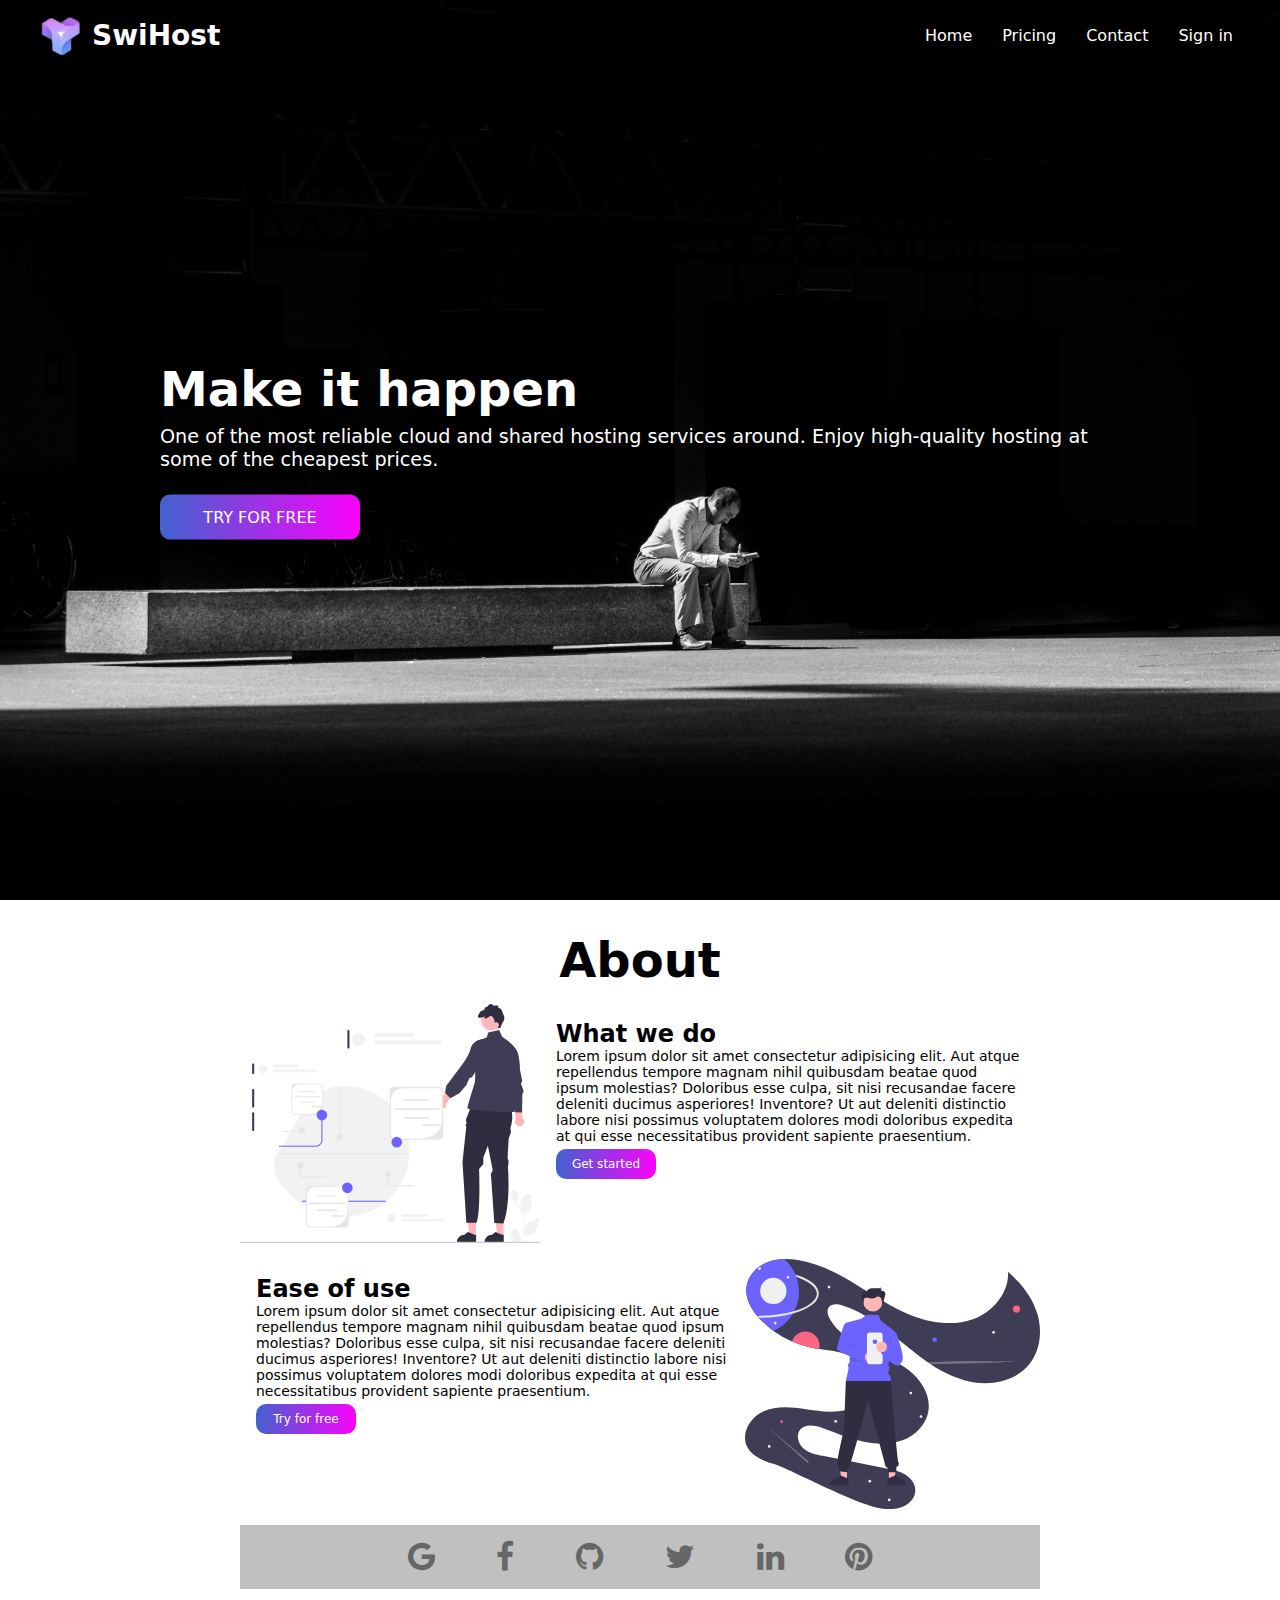
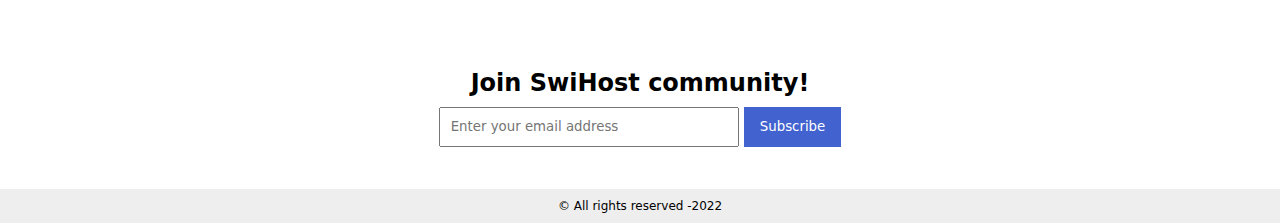
<file: index.html>
<!DOCTYPE html>
<html lang="en">
  <head>
    <meta charset="UTF-8" />
    <meta http-equiv="X-UA-Compatible" content="IE=edge" />
    <meta name="viewport" content="width=device-width, initial-scale=1.0" />
    <link
      rel="shortcut icon"
      href="./Images/[removal.ai]_tmp-62bc70b94761c.png"
      type="image/x-icon"
    />
    <link
      rel="stylesheet"
      href="https://cdnjs.cloudflare.com/ajax/libs/font-awesome/4.7.0/css/font-awesome.css"
      integrity="sha512-5A8nwdMOWrSz20fDsjczgUidUBR8liPYU+WymTZP1lmY9G6Oc7HlZv156XqnsgNUzTyMefFTcsFH/tnJE/+xBg=="
      crossorigin="anonymous"
      referrerpolicy="no-referrer"
    />
    <link rel="stylesheet" href="./styles/common.css" />
    <link rel="stylesheet" href="./styles/index.css" />
    <link rel="stylesheet" href="./styles/navbar.css" />
    <title>SwiHost</title>
  </head>
  <body>
    <section class="home-main">
      <nav>
        <div class="brand">
          <img
            src="./Images/[removal.ai]_tmp-62bc70b94761c.png"
            alt="hosting"
          />
          <a href="/">SwiHost</a>
        </div>

        <i class="fa fa-bars" aria-hidden="true"></i>

        <ul>
          <i class="fa fa-times" aria-hidden="true"></i>
          <li><a href="/">Home</a></li>
          <li><a href="./pricing.html">Pricing</a></li>
          <li><a href="./contact.html">Contact</a></li>
          <li><a href="./login.html">Sign in</a></li>
        </ul>
      </nav>

      <div class="main-content">
        <h1>Make it happen</h1>
        <p>
          One of the most reliable cloud and shared hosting services around.
          Enjoy high-quality hosting at some of the cheapest prices.
        </p>

        <a href="./login.html" class="gradient-btn">Try for free</a>
      </div>
    </section>

    <section class="about">
      <h1>About</h1>
      <div class="about-sub">
        <img
          src="./Images/undraw_visionary_technology_re_jfp7.svg"
          alt="upload"
        />
        <div class="sub-sub-about">
          <h2>What we do</h2>
          <p>
            Lorem ipsum dolor sit amet consectetur adipisicing elit. Aut atque
            repellendus tempore magnam nihil quibusdam beatae quod ipsum
            molestias? Doloribus esse culpa, sit nisi recusandae facere deleniti
            ducimus asperiores! Inventore? Ut aut deleniti distinctio labore
            nisi possimus voluptatem dolores modi doloribus expedita at qui esse
            necessitatibus provident sapiente praesentium.
          </p>
          <a href="./login.html" class="gradient-btn">Get started</a>
        </div>
      </div>
      <div class="about-sub">
        <div class="sub-sub-about">
          <h2>Ease of use</h2>
          <p>
            Lorem ipsum dolor sit amet consectetur adipisicing elit. Aut atque
            repellendus tempore magnam nihil quibusdam beatae quod ipsum
            molestias? Doloribus esse culpa, sit nisi recusandae facere deleniti
            ducimus asperiores! Inventore? Ut aut deleniti distinctio labore
            nisi possimus voluptatem dolores modi doloribus expedita at qui esse
            necessitatibus provident sapiente praesentium.
          </p>
          <a href="./login.html" class="gradient-btn">Try for free</a>
        </div>
        <img src="./Images/undraw_lost_online_re_upmy.svg" alt="upload" />
      </div>

      <div class="about-companies">
        <div class="company-logos">
          <i class="fa fa-google"></i>
          <i class="fa fa-facebook"></i>
          <i class="fa fa-github"></i>
          <i class="fa fa-twitter"></i>
          <i class="fa fa-linkedin"></i>
          <i class="fa fa-pinterest"></i>
        </div>
      </div>
    </section>

    <div class="subscribe">
      <h2>Join SwiHost community!</h2>
      <form
        action="https://formsubmit.co/2ddfa5baa212c8c3b37ef74b978c3e31"
        method="POST"
        class="subscribe-box"
      >
        <input
          required
          type="email"
          name="subscription_email"
          placeholder="Enter your email address"
        />
        <button>Subscribe</button>
      </form>
    </div>

    <div class="copyright">&copy; All rights reserved -2022</div>

    <script src="./js/navbar.js"></script>
  </body>
</html>
</file>
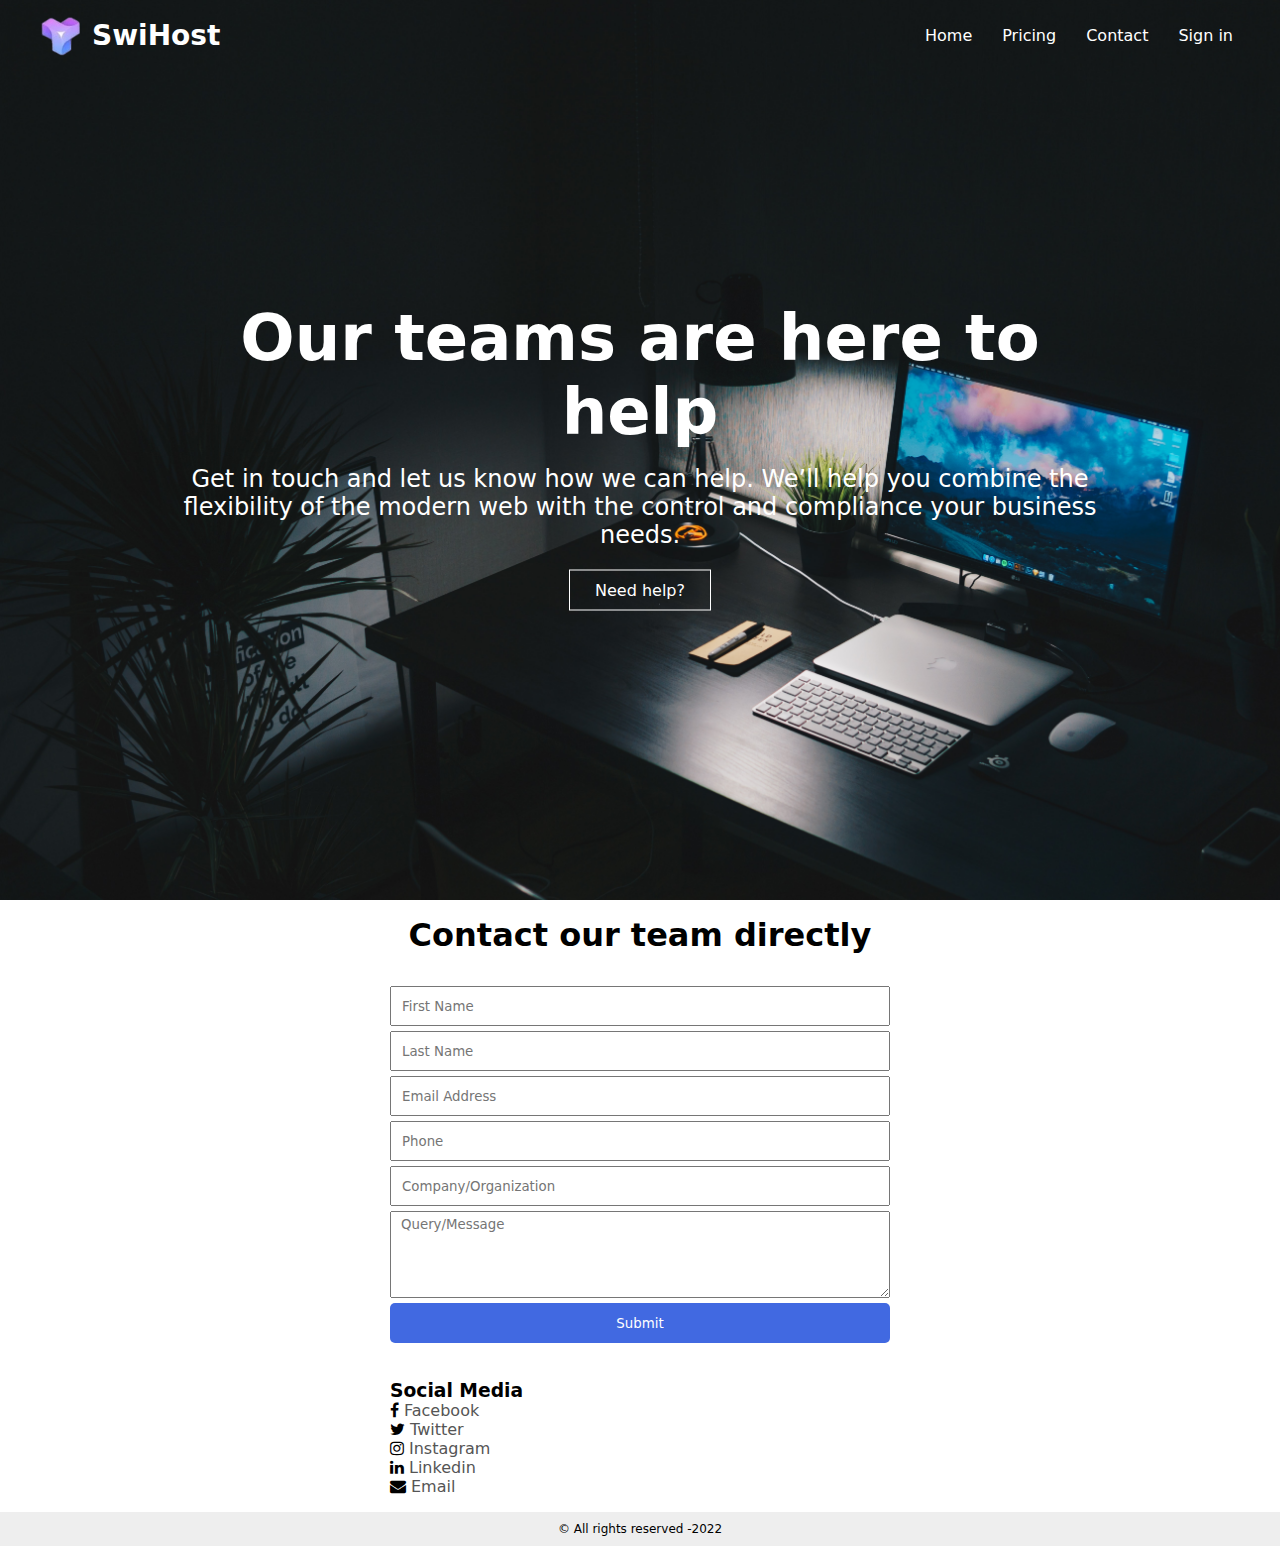
<file: contact.html>
<!DOCTYPE html>
<html lang="en">
  <head>
    <meta charset="UTF-8" />
    <meta http-equiv="X-UA-Compatible" content="IE=edge" />
    <meta name="viewport" content="width=device-width, initial-scale=1.0" />
    <link
      rel="shortcut icon"
      href="./Images/[removal.ai]_tmp-62bc70b94761c.png"
      type="image/x-icon"
    />
    <link
      rel="stylesheet"
      href="https://cdnjs.cloudflare.com/ajax/libs/font-awesome/4.7.0/css/font-awesome.css"
      integrity="sha512-5A8nwdMOWrSz20fDsjczgUidUBR8liPYU+WymTZP1lmY9G6Oc7HlZv156XqnsgNUzTyMefFTcsFH/tnJE/+xBg=="
      crossorigin="anonymous"
      referrerpolicy="no-referrer"
    />
    <link rel="stylesheet" href="./styles/common.css" />
    <link rel="stylesheet" href="./styles/contact.css" />
    <link rel="stylesheet" href="./styles/navbar.css" />
    <title>Contact-SwiHost</title>
  </head>
  <body>
    <section class="contact-main">
      <nav>
        <div class="brand">
          <img
            src="./Images/[removal.ai]_tmp-62bc70b94761c.png"
            alt="hosting"
          />
          <a href="/">SwiHost</a>
        </div>

        <i class="fa fa-bars" aria-hidden="true"></i>

        <ul>
          <i class="fa fa-times" aria-hidden="true"></i>
          <li><a href="/">Home</a></li>
          <li><a href="./pricing.html">Pricing</a></li>
          <li><a href="./contact.html">Contact</a></li>
          <li><a href="./login.html">Sign in</a></li>
        </ul>
      </nav>

      <div class="contact-main-text">
        <h1>Our teams are here to help</h1>
        <p>
          Get in touch and let us know how we can help. We’ll help you combine
          the flexibility of the modern web with the control and compliance your
          business needs.
        </p>
        <a href="#contact">Need help?</a>
      </div>
    </section>

    <section class="contact-form" id="contact">
      <h1>Contact our team directly</h1>
      <form
        action="https://formsubmit.co/2ddfa5baa212c8c3b37ef74b978c3e31"
        method="POST"
      >
        <input type="text" name="fname" placeholder="First Name" required />
        <input type="text" name="lname" placeholder="Last Name" required />
        <input type="email" name="email" placeholder="Email Address" required />
        <input type="text" name="phone" placeholder="Phone" required />
        <input
          type="text"
          name="company"
          placeholder="Company/Organization"
          required
        />
        <textarea
          name="query"
          id=""
          cols="30"
          rows="5"
          placeholder="Query/Message"
        ></textarea>

        <button type="submit">Submit</button>
      </form>

      <div class="social-medias">
        <h3>Social Media</h3>
        <ul>
          <li>
            <a href="#"><i class="fa fa-facebook"></i>Facebook</a>
          </li>
          <li>
            <a href="#"><i class="fa fa-twitter"></i>Twitter</a>
          </li>
          <li>
            <a href="#"><i class="fa fa-instagram"></i>Instagram</a>
          </li>
          <li>
            <a href="#"><i class="fa fa-linkedin"></i>Linkedin</a>
          </li>
          <li>
            <a href="#"><i class="fa fa-envelope"></i>Email</a>
          </li>
        </ul>
      </div>
    </section>
    <div class="copyright">&copy; All rights reserved -2022</div>

    <script src="./js/navbar.js"></script>
  </body>
</html>
</file>
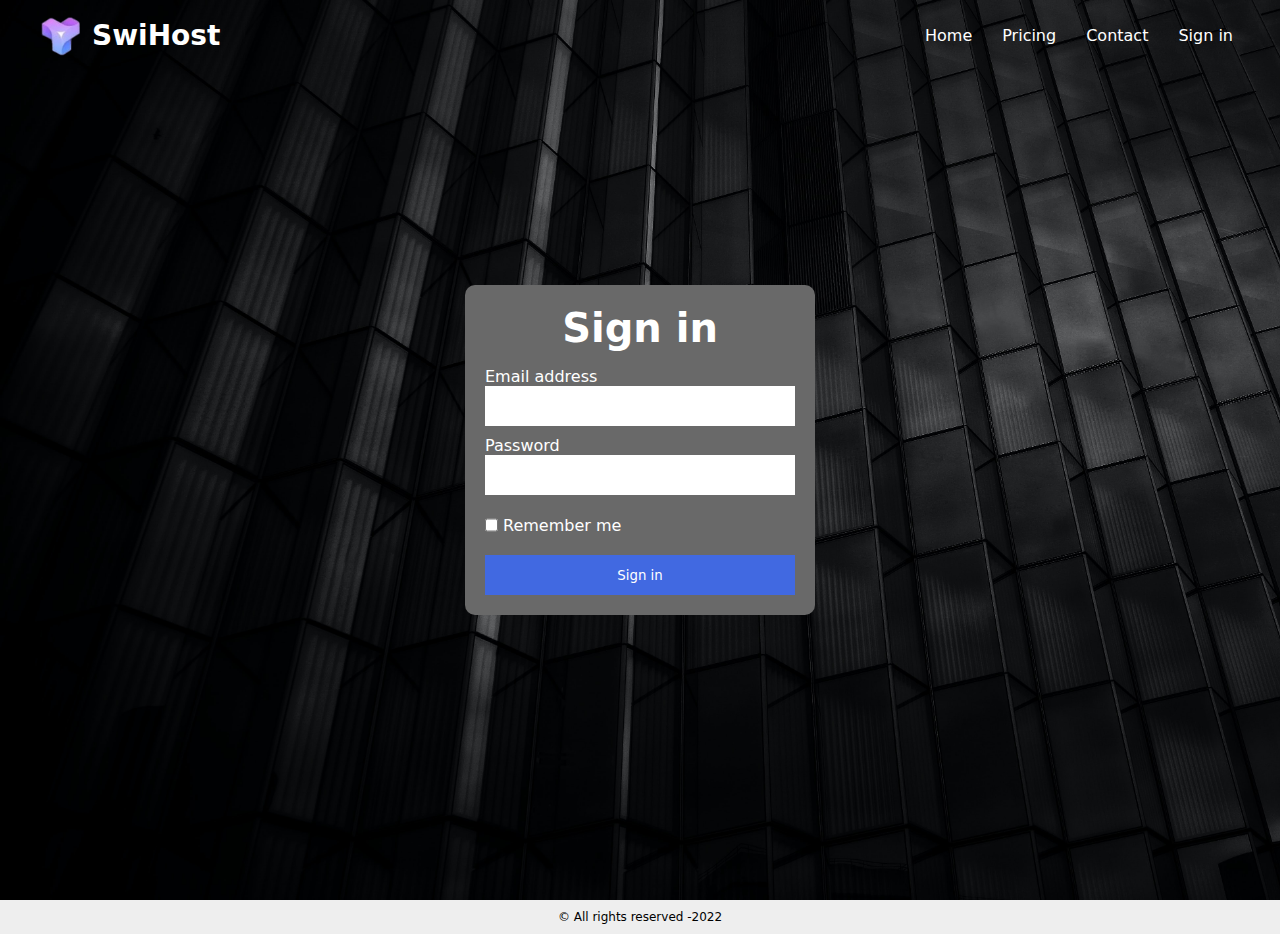
<file: login.html>
<!DOCTYPE html>
<html lang="en">
<head>
    <meta charset="UTF-8" />
    <meta http-equiv="X-UA-Compatible" content="IE=edge" />
    <meta name="viewport" content="width=device-width, initial-scale=1.0" />
    <link
      rel="shortcut icon"
      href="./Images/[removal.ai]_tmp-62bc70b94761c.png"
      type="image/x-icon"
    />
    <link
      rel="stylesheet"
      href="https://cdnjs.cloudflare.com/ajax/libs/font-awesome/4.7.0/css/font-awesome.css"
      integrity="sha512-5A8nwdMOWrSz20fDsjczgUidUBR8liPYU+WymTZP1lmY9G6Oc7HlZv156XqnsgNUzTyMefFTcsFH/tnJE/+xBg=="
      crossorigin="anonymous"
      referrerpolicy="no-referrer"
    />
    <link rel="stylesheet" href="./styles/common.css" />
    <link rel="stylesheet" href="./styles/login.css" />
    <link rel="stylesheet" href="./styles/navbar.css" />
    <title>Sign in-SwiHost</title>
</head>
<body>
    <section>
        <nav>
            <div class="brand">
              <img
                src="./Images/[removal.ai]_tmp-62bc70b94761c.png"
                alt="hosting"
              />
              <a href="/">SwiHost</a>
            </div>
    
            <i class="fa fa-bars" aria-hidden="true"></i>
    
            <ul>
              <i class="fa fa-times" aria-hidden="true"></i>
              <li><a href="/">Home</a></li>
              <li><a href="./pricing.html">Pricing</a></li>
              <li><a href="./contact.html">Contact</a></li>
              <li><a href="./login.html">Sign in</a></li>
            </ul>
          </nav>

          <div class="login">
            <h1>Sign in</h1>
            <form action="">
    
              <div class="form-item">
                <label for="email">Email address</label>
                <input type="email" id="email" name="email" required />
              </div>
              
              <div class="form-item">
                <label for="password">Password</label>
                <input type="password" id="password" name="password" required />
              </div>
    
              <div class="form-item">
                <input type="checkbox" id="remember" name="remember" />
                <label for="remember">Remember me</label>
              </div>
    
              <button type="submit">Sign in</button>
            </form>
          </div>
    </section>

    <div class="copyright">
      &copy; All rights reserved -2022
    </div>
    
    <script src="./js/navbar.js"></script>
  </body>
</html>
</file>
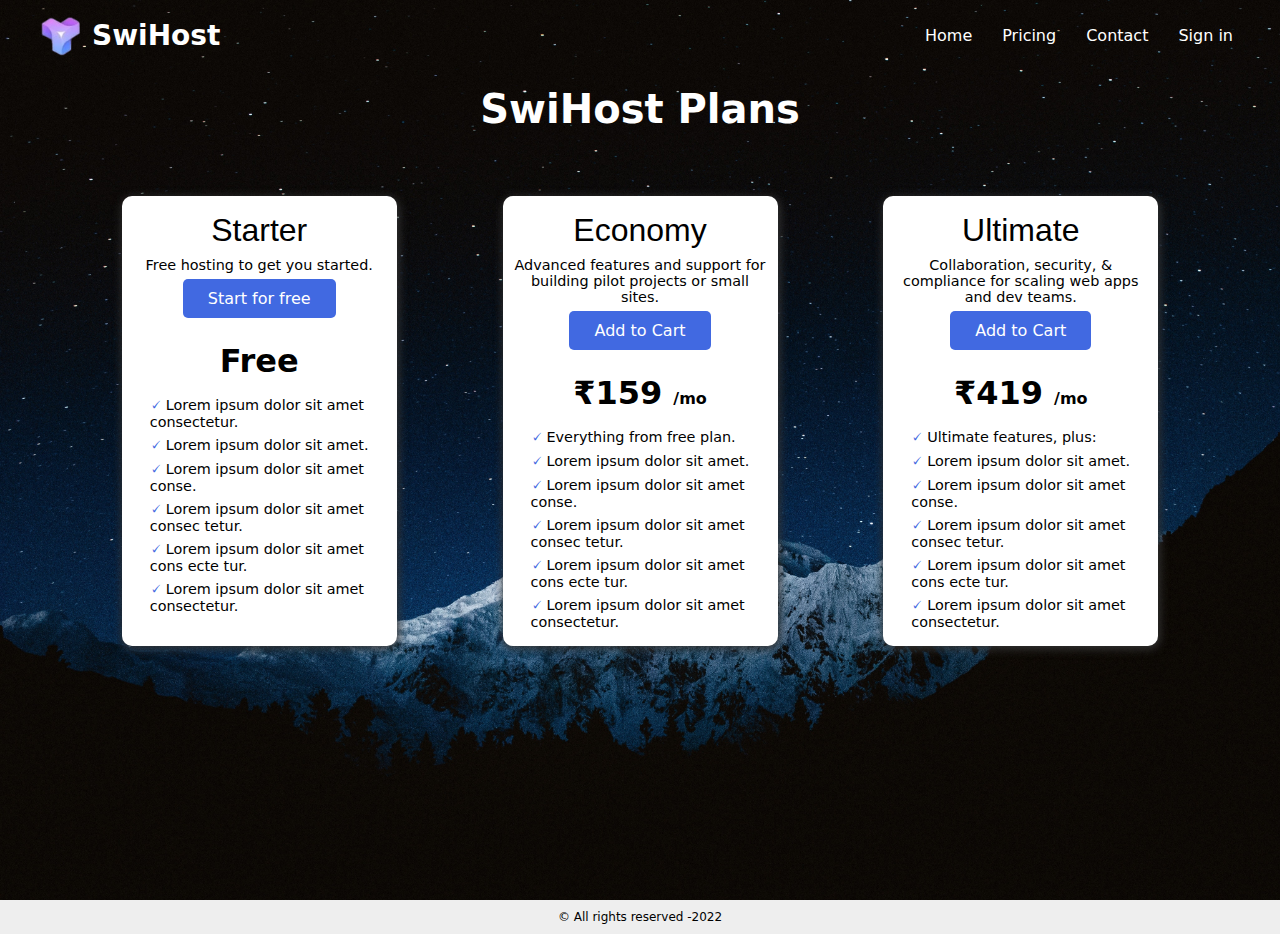
<file: pricing.html>
<!DOCTYPE html>
<html lang="en">
  <head>
    <meta charset="UTF-8" />
    <meta http-equiv="X-UA-Compatible" content="IE=edge" />
    <meta name="viewport" content="width=device-width, initial-scale=1.0" />
    <link
      rel="shortcut icon"
      href="./Images/[removal.ai]_tmp-62bc70b94761c.png"
      type="image/x-icon"
    />
    <link
      rel="stylesheet"
      href="https://cdnjs.cloudflare.com/ajax/libs/font-awesome/4.7.0/css/font-awesome.css"
      integrity="sha512-5A8nwdMOWrSz20fDsjczgUidUBR8liPYU+WymTZP1lmY9G6Oc7HlZv156XqnsgNUzTyMefFTcsFH/tnJE/+xBg=="
      crossorigin="anonymous"
      referrerpolicy="no-referrer"
    />
    <link rel="stylesheet" href="./styles/common.css" />
    <link rel="stylesheet" href="./styles/pricing.css" />
    <link rel="stylesheet" href="./styles/navbar.css" />
    <title>Pricing-SwiHost</title>
  </head>
  <body>
    <section>
      <nav>
        <div class="brand">
          <img
            src="./Images/[removal.ai]_tmp-62bc70b94761c.png"
            alt="hosting"
          />
          <a href="/">SwiHost</a>
        </div>

        <i class="fa fa-bars" aria-hidden="true"></i>

        <ul>
          <i class="fa fa-times" aria-hidden="true"></i>
          <li><a href="/">Home</a></li>
          <li><a href="./pricing.html">Pricing</a></li>
          <li><a href="./contact.html">Contact</a></li>
          <li><a href="./login.html">Sign in</a></li>
        </ul>
      </nav>

      <h1>SwiHost Plans</h1>

      <div class="pricing-cards">
        <div class="pricing-card">
          <p class="plan">Starter</p>
          <p class="description">Free hosting to get you started.</p>
          
          <a href="./login.html">Start for free</a>

          <div class="price">Free</div>

          <ul>
            <li>Lorem ipsum dolor sit amet consectetur.</li>
            <li>Lorem ipsum dolor sit amet.</li>
            <li>Lorem ipsum dolor sit amet conse.</li>
            <li>Lorem ipsum dolor sit amet consec tetur.</li>
            <li>Lorem ipsum dolor sit amet cons ecte tur.</li>
            <li>Lorem ipsum dolor sit amet consectetur.</li>
          </ul>
        </div>

        <div class="pricing-card">
          <p class="plan">Economy</p>
          <p class="description">
            Advanced features and support for building pilot projects or small
            sites.
          </p>

          <a href="./login.html">Add to Cart</a>

          <div class="price">₹159 <span>/mo</span></div>

          <ul>
            <li>Everything from free plan.</li>
            <li>Lorem ipsum dolor sit amet.</li>
            <li>Lorem ipsum dolor sit amet conse.</li>
            <li>Lorem ipsum dolor sit amet consec tetur.</li>
            <li>Lorem ipsum dolor sit amet cons ecte tur.</li>
            <li>Lorem ipsum dolor sit amet consectetur.</li>
          </ul>
        </div>

        <div class="pricing-card">
          <p class="plan">Ultimate</p>
          <p class="description">
            Collaboration, security, & compliance for scaling web apps and dev
            teams.
          </p>

          <a href="./login.html">Add to Cart</a>

          <div class="price">₹419 <span>/mo</span></div>

          <ul>
            <li>Ultimate features, plus:</li>
            <li>Lorem ipsum dolor sit amet.</li>
            <li>Lorem ipsum dolor sit amet conse.</li>
            <li>Lorem ipsum dolor sit amet consec tetur.</li>
            <li>Lorem ipsum dolor sit amet cons ecte tur.</li>
            <li>Lorem ipsum dolor sit amet consectetur.</li>
          </ul>
        </div>
      </div>
    </section>

    <div class="copyright">&copy; All rights reserved -2022</div>

    <script src="./js/navbar.js"></script>
  </body>
</html>
</file>
<file: styles/common.css>
* {
  margin: 0;
  padding: 0;
  box-sizing: border-box;
  font-family: system-ui, -apple-system, BlinkMacSystemFont, "Segoe UI", Roboto,
    Oxygen, Ubuntu, Cantarell, "Open Sans", "Helvetica Neue", sans-serif;
  scroll-behavior: smooth;
}

body {
  min-height: 100vh;
}

.copyright {
  text-align: center;
  background-color: #eee;
  padding: 10px;
  font-size: 0.75rem;
}
</file>
<file: styles/index.css>
.home-main {
  background: url("../Images/matthew-henry-kX9lb7LUDWc-unsplash.jpg") no-repeat;
  background-size: cover;
  min-height: 100vh;
}

.main-content {
  color: #fff;
  position: absolute;
  top: 50%;
  left: 50%;
  transform: translate(-50%, -50%);
  width: 75%;
}

.main-content h1 {
  font-size: 3rem;
}

.main-content p {
  font-size: 1.2rem;
  margin: 0.5rem 0;
}

.gradient-btn {
  display: grid;
  place-items: center;
  text-decoration: none;
  color: #fff;
  background-image: linear-gradient(
    to right,
    #4162cf 0%,
    #ff00ff 51%,
    #4162cf 100%
  );
  border-radius: 10px;
  background-size: 200% auto;
  transition: 0.3s ease-in-out;
}

.main-content .gradient-btn {
  width: 200px;
  height: 45px;
  margin-top: 1.5rem;
  text-transform: uppercase;
}

.gradient-btn:hover {
  background-position: right center;
}

@media screen and (max-width: 600px) {
  .main-content h1 {
    font-size: 2.5rem;
  }

  .main-content p {
    font-size: 1rem;
  }

  .gradient-btn {
    width: 175px;
    height: 40px;
    font-size: 0.8rem;
  }
}

.about {
  padding: 1rem;
  text-align: center;
}

.about > h1 {
  font-size: 3rem;
  margin: 1rem 0;
}

.about-sub {
  display: flex;
  max-width: 800px;
  margin: 1rem auto;
  text-align: left;
}

.about-sub > img {
  max-height: 250px;
  width: 300px;
  max-width: 90%;
  animation: animateimage 1s linear;
}

@keyframes animateimage {
  from {
    transform: translateY(-15px);
    opacity: 0.5;
  }
  to {
    transform: translateY(0);
    opacity: 1;
  }
}

.about-sub .sub-sub-about {
  padding: 1rem;
  animation: animatetext 0.5s linear;
}

@keyframes animatetext {
  from {
    transform: translateY(15px);
    opacity: 0.5;
  }
  to {
    transform: translateY(0);
    opacity: 1;
  }
}

.about-sub .sub-sub-about p {
  font-size: 14px;
}

.about-sub .gradient-btn {
  width: 100px;
  margin-top: 5px;
  height: 30px;
  font-size: 12px;
}

@media screen and (max-width: 600px) {
  .about-sub {
    flex-direction: column;
  }

  .about-sub:nth-child(3) {
    flex-direction: column-reverse;
  }
}

.about-companies {
  max-width: 800px;
  width: 90%;
  background-color: #c0c0c0;
  padding: 1rem 0.5rem;
  margin: 1rem auto;
}

.about-companies h1 {
  font-size: 2rem;
  color: #444;
  text-transform: uppercase;
  margin-bottom: 1rem;
}

.about-companies h1 span {
  color: #000;
}

.about-companies .company-logos {
  display: flex;
  justify-content: space-evenly;
  color: #666;
  font-size: 2rem;
  transition: 0.3s ease-in;
  max-width: 75%;
  margin: 0pc auto;
}

.about-companies .company-logos .fa:hover {
  color: #000;
}

@media screen and (max-width: 750px) {
  .about-companies h1 {
    font-size: 1.5rem;
  }
}

@media screen and (max-width: 600px) {
  .about-companies h1 {
    font-size: 1.2rem;
  }

  .about-companies .company-logos {
    font-size: 1rem;
  }
}

.subscribe {
  text-align: center;
  padding: 3rem 2rem 2rem 2rem;
}

.subscribe-box {
  padding: 10px;
}

.subscribe-box input {
  max-width: 300px;
  width: 65%;
  padding: 5px 10px;
  height: 40px;
}

.subscribe-box button {
  border: none;
  background-color: #4162cf;
  height: 40px;
  padding: 0 1rem;
  color: #fff;
}
</file>
<file: styles/navbar.css>
nav{
    height: 70px;
    display:flex;
    align-items: center;
    justify-content: space-between;
    padding: 0 2rem;
}

nav .brand{
    display: flex;
    align-items: center;
}

nav .brand img{
    height: 50px;
    margin: 0 5px;
}

nav .brand a{
    color:white;
    text-decoration: none;
    font-size: 1.75rem;
    font-weight: bold; 
}

nav ul{
    display: flex;
}

nav ul li{
    list-style: none;
    margin: 0 10px;
}

nav ul li a{
    text-decoration: none;
    color: #fff;
    padding: 5px;
    transition: .3s ease;
    position: relative;
}

nav ul li a:hover{
    color: #fff;
}

nav ul li a::after{
    content: '';
    width: 100%;
    height: 3px;
    background: white;
    position: absolute;
    bottom: 0;
    left: 0;
    transform: scaleX(0);
    transform-origin: left;
    transition: .3s ease-in-out;
}

nav ul li a:hover::after{
    transform: scaleX(1);
}

nav .fa{
    color: #fff;
    font-size: 2rem;
    display: none;
}


@media screen and (max-width:600px) {

    nav .fa{
        display: block;
    }

    nav ul .fa{
        margin-bottom: 30px;
    }

    nav .brand img{
        height: 40px;
    }

    nav .brand a{
        font-size: 1.2rem;
    }
    
    nav ul{
        flex-direction: column;
        position: absolute;
        top: 0;
        right:0;
        width:35%;
        padding: 10px;
        height: 100vh;
        background-color: dimgray;
        z-index: 99;
        transform: scaleX(0);
        transition: .1s ease-in;
        transform-origin: right;
    }    

    nav ul.menu{
        transform: scaleX(1);
    }

    nav ul li{
        margin-top: 10px;
    }

    nav ul li a{
        font-size: 1rem;
        font-weight: bold;
    }
}
</file>
<file: styles/contact.css>
.contact-main {
    background: url("../Images/nikita-kachanovsky-OVbeSXRk_9E-unsplash.jpg");
    color: #fff;
    min-height: 100vh;
    background-size: cover;
  }
  
  .contact-main-text{
      position: absolute;
      top:50%;
      left:50%;
      transform: translate(-50%,-50%);
      padding: 1rem;
      min-width: 75%;
      text-align: center;
  }
  
  .contact-main-text h1{
      font-size: 4rem;
  }
  
  .contact-main-text p{
      font-size: 1.5rem;
      margin: 1rem 0 2rem 0;
  }
  
  .contact-main-text a{
      text-decoration: none;
      color: #fff;
      padding: 10px 25px;
      border: 1px solid #fff;
      position: relative;
  }
  
  .contact-main-text a::before{
      content: '';
      position: absolute;
      top:0;
      left: 0;
      background-color: dimgray;
      width: 100%;
      height: 100%;
      z-index: -1;
      transform: scaleX(0);
      transition: .2s ease-in-out;
  }
  
  .contact-main-text a:hover::before{
      transform: scaleX(1);
  }
  
  @media screen and (max-width: 600px) {
      .contact-main-text{
          width: 90%;
      }
  
      .contact-main-text h1{
          font-size: 2rem;
      }
  
      .contact-main-text p{
          font-size: 1rem;
      }
  }
  
  .contact-form{
      text-align: center;
      padding: 1rem;
  }
  
  .contact-form form{
      max-width: 500px;
      margin:2rem auto;
      display: flex;
      flex-direction: column;
  }
  
  .contact-form form input{
      height: 40px;
      padding: 5px 10px;
      outline: none;
      margin-bottom: 5px;
  }
  
  .contact-form form textarea{
      padding: 5px 10px;
      outline: none;
  }
  
  .contact-form form input:focus, .contact-form form textarea:focus{
      outline: 1px solid royalblue;
  }
  
  .contact-form form button{
      background-color: royalblue;
      height: 40px;
      color: #fff;
      border-radius: 5px;
      cursor: pointer;
      border: none;
      margin:5px 0;
      transition: .3s ease-in-out;
  }
  
  .contact-form form button:hover{
      background-color: darkblue;
  }
  
  .social-medias{
      max-width: 500px;
      margin:0 auto;
      text-align: left;
  }
  
  .social-medias ul li{
      list-style: none;
  }
  
  .social-medias ul li a{
      text-decoration: none;
      color: #555;
  }
  
  .social-medias ul li a:hover{
      color: #000;
  }
  
  .social-medias ul li a i{
      color: #000;
      margin-right: 5px;
  }
  
  .social-medias ul li a:hover i{
      color: royalblue;
  }
</file>
<file: styles/login.css>
section {
    min-height: 100vh;
    background: url("../Images/samuel-scalzo-xyuYk9oLA8I-unsplash.jpg") no-repeat;
    background-size: cover;
  }
  
  .login{
      position: absolute;
      top:50%;
      left:50%;
      transform: translate(-50%,-50%);
      background:dimgray;
      width: 350px;
      border-radius: 10px;
      padding: 20px;
      color: #fff;
      
  }
  
  .login h1{
      font-size: 2.5rem;
      text-align: center;
  }
  
  .login form{
      margin-top:1rem;
  }
  
  .login .form-item{
      display: flex;
      flex-direction: column;
      margin:10px 0;
  }
  
  .login .form-item:nth-child(3){
      align-items: center;
      flex-direction: row;
  }
  
  .login .form-item:nth-child(3) label{
      margin-left: 5px;
  }
  
  .login .form-item input{
      height: 40px;
      padding: 5px 10px;
      background: white;
      outline: none;
      border: 1px solid white;
  }
  
  .login form button{
      background-color: royalblue;
      color: #fff;
      width: 100%;
      height: 40px;
      border: none;
      outline: none;
      cursor: pointer;
      transition: .3s ease-in-out;
  }
  
  .login form button:hover{
      background-color: darkblue;
  }
</file>
<file: styles/pricing.css>
section {
  background: url("../Images/haseeb-jamil-3s85IxVDyXE-unsplash.jpg")
    no-repeat;
  background-size: cover;
  min-height: 100vh;
}

section > h1 {
  color: #fff;
  text-align: center;
  margin: 1rem 0;
  font-size: 2.5rem;
}

.pricing-cards {
  display: flex;
  justify-content: space-evenly;
  flex-wrap: wrap;
  padding: 2rem;
}

.pricing-card {
  background-color: #fff;
  border-radius: 10px;
  text-align: center;
  margin: 1rem;
  width: 275px;
  min-height: 400px;
  padding: 1rem 0.75rem;
  box-shadow: 1px 2px 10px 1px #333;
}

.pricing-card .plan {
  font-size: 2rem;
  font-family:'Trebuchet MS', 'Lucida Sans Unicode', 'Lucida Grande', 'Lucida Sans', Arial, sans-serif;
}

.pricing-card .description {
  font-size: 0.9rem;
  margin-top: 0.5rem;
  margin-bottom: 1rem;
}

.pricing-card > a {
  background-color: royalblue;
  text-decoration: none;
  color: #fff;
  padding: 10px 25px;
  border-radius: 5px;
  transition: 0.3s ease-in-out;
}

.pricing-card > a:hover {
  background-color: darkblue;
}

.pricing-card .price {
  font-weight: bold;
  font-size: 2rem;
  padding: 10px 0;
  margin-top: 1.5rem;
}

.pricing-card .price span {
  font-size: 1rem;
}

.pricing-card ul {
  text-align: left;
  padding: 0 1rem;
}

.pricing-card ul li {
  font-size: 0.9rem;
  list-style-type: none;
  padding-top: 5px;
}

.pricing-card ul li:before{
    content: '\1f5f8';
    color: royalblue;
    margin-right: 5px;
    font-size: 1rem;
}
</file>
